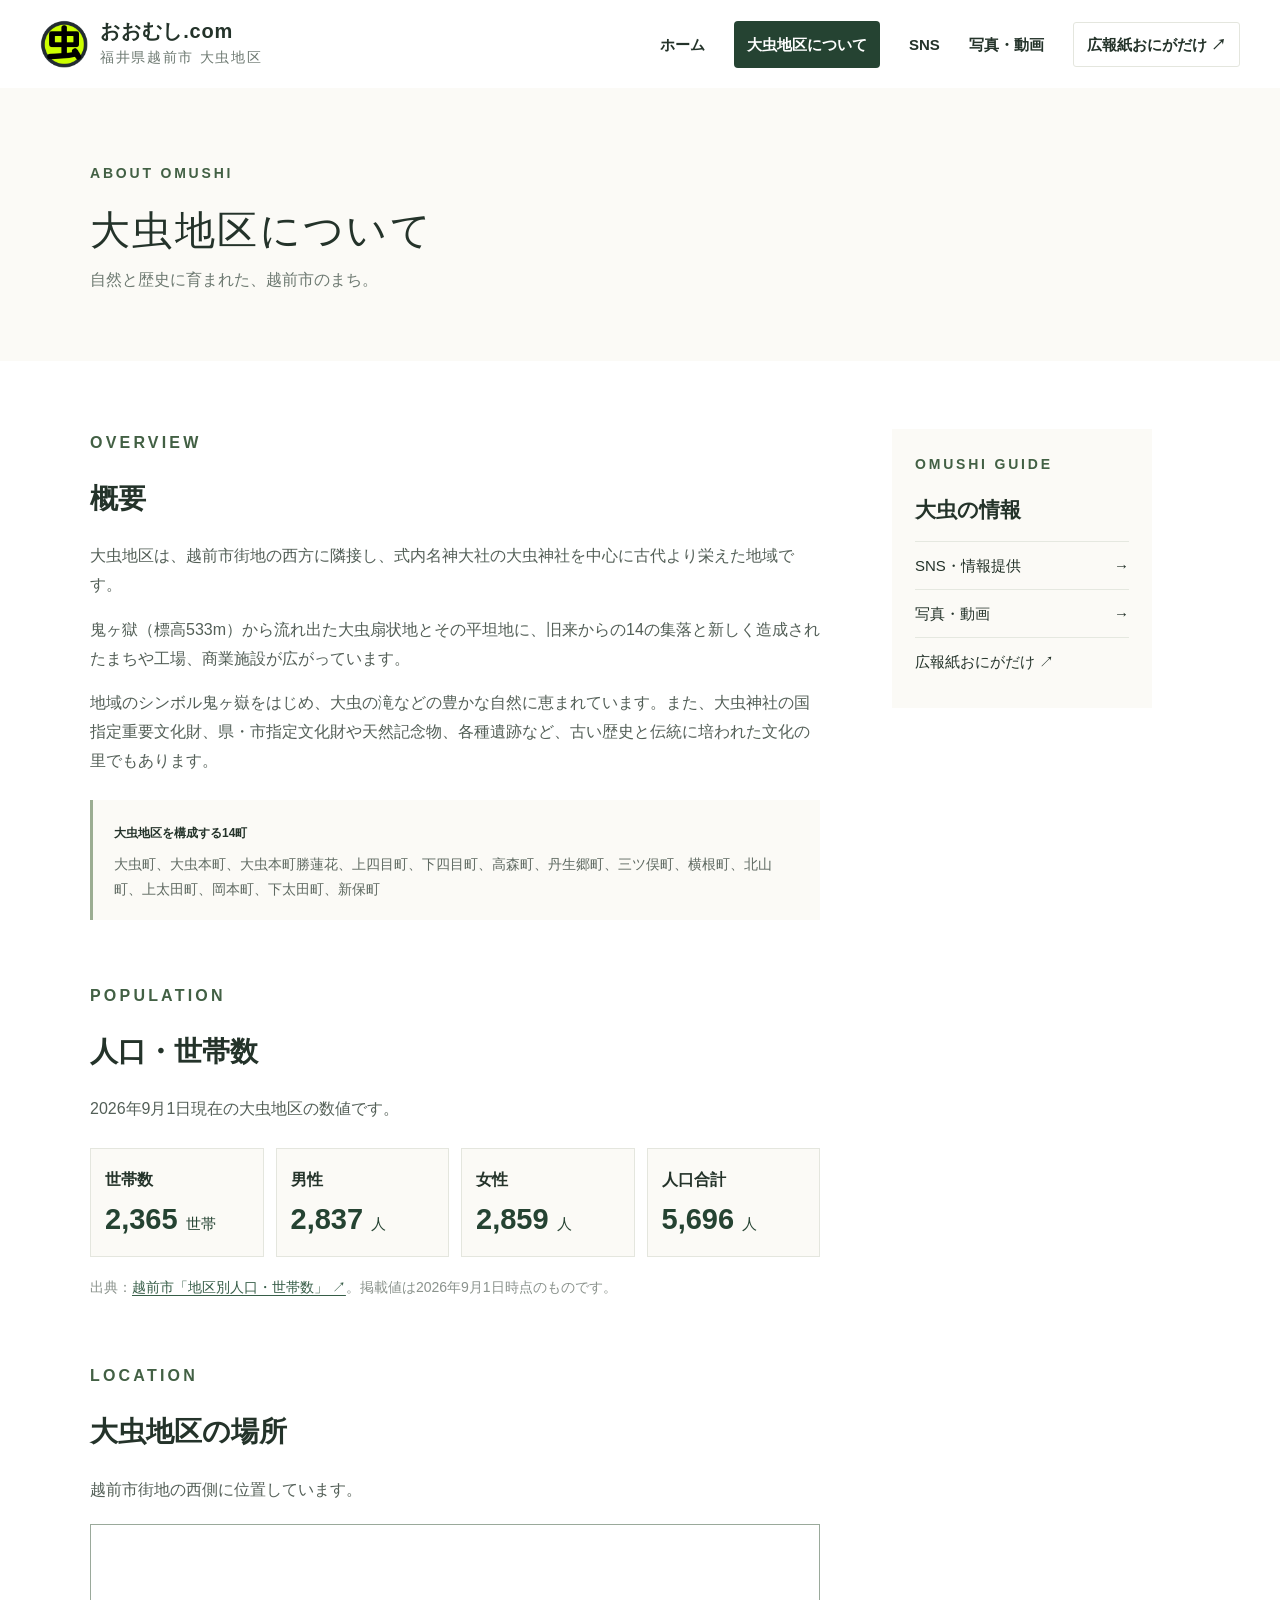
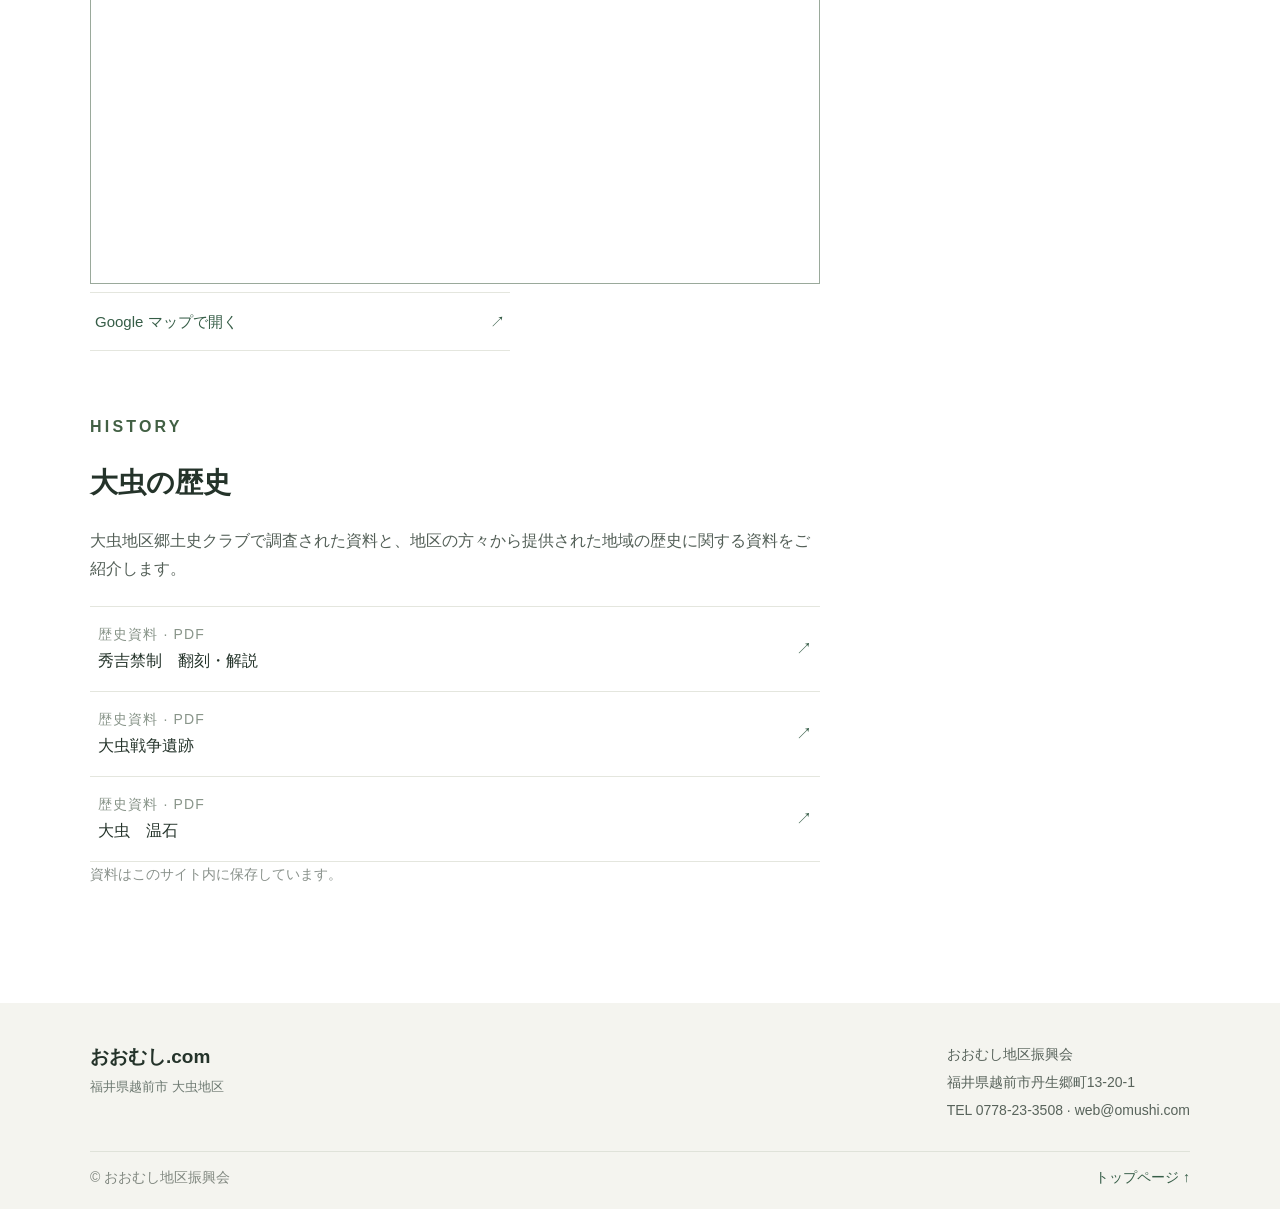
<file: about.html>
<!doctype html>
<html lang="ja"><head><meta charset="utf-8"><meta name="viewport" content="width=device-width, initial-scale=1"><meta name="description" content="福井県越前市大虫地区の概要と歴史。"><title>大虫地区について｜おおむし.com</title><link rel="icon" type="image/png" href="assets/logo.png"><link rel="apple-touch-icon" href="assets/logo.png"><link rel="stylesheet" href="assets/site.css"><script src="assets/site.js" defer></script></head>
<body><a class="skip-link" href="#main">本文へ移動</a><header class="site-header"><div class="header-inner"><a class="brand" href="index.html"><img class="brand-logo" src="assets/logo.png" alt=""><span><strong>おおむし.com</strong><small>福井県越前市 大虫地区</small></span></a><button class="menu-toggle" aria-expanded="false" aria-controls="site-nav">メニュー</button><nav id="site-nav" class="site-nav" aria-label="メインメニュー"><a href="index.html">ホーム</a><a class="active" aria-current="page" href="about.html">大虫地区について</a><a href="sns.html">SNS</a><a href="archive.html">写真・動画</a><a class="nav-external" href="https://www.city.echizen.lg.jp/office/090/030/070/24onigadake.html" target="_blank" rel="noopener">広報紙おにがだけ ↗</a></nav></div></header>
<main id="main"><section class="page-hero"><div class="wrap"><p class="eyebrow green">ABOUT OMUSHI</p><h1>大虫地区について</h1><p>自然と歴史に育まれた、越前市のまち。</p></div></section><div class="wrap page-layout"><article class="article"><section class="article-section"><p class="eyebrow green">OVERVIEW</p><h2>概要</h2><p>大虫地区は、越前市街地の西方に隣接し、式内名神大社の大虫神社を中心に古代より栄えた地域です。</p><p>鬼ヶ獄（標高533m）から流れ出た大虫扇状地とその平坦地に、旧来からの14の集落と新しく造成されたまちや工場、商業施設が広がっています。</p><p>地域のシンボル鬼ヶ嶽をはじめ、大虫の滝などの豊かな自然に恵まれています。また、大虫神社の国指定重要文化財、県・市指定文化財や天然記念物、各種遺跡など、古い歴史と伝統に培われた文化の里でもあります。</p><div class="note"><strong>大虫地区を構成する14町</strong><p>大虫町、大虫本町、大虫本町勝蓮花、上四目町、下四目町、高森町、丹生郷町、三ツ俣町、横根町、北山町、上太田町、岡本町、下太田町、新保町</p></div></section><section class="article-section population-section" aria-labelledby="population-title"><p class="eyebrow green">POPULATION</p><h2 id="population-title">人口・世帯数</h2><p><time datetime="2026-09-01">2026年9月1日</time>現在の大虫地区の数値です。</p><dl class="population-stats"><div><dt>世帯数</dt><dd>2,365 <small>世帯</small></dd></div><div><dt>男性</dt><dd>2,837 <small>人</small></dd></div><div><dt>女性</dt><dd>2,859 <small>人</small></dd></div><div><dt>人口合計</dt><dd>5,696 <small>人</small></dd></div></dl><p class="small-note">出典：<a href="https://www.city.echizen.lg.jp/office/050/130010/jinkou.html" target="_blank" rel="noopener">越前市「地区別人口・世帯数」 ↗</a>。掲載値は2026年9月1日時点のものです。</p></section><section class="article-section"><p class="eyebrow green">LOCATION</p><h2>大虫地区の場所</h2><p>越前市街地の西側に位置しています。</p><div class="map-frame"><iframe title="福井県越前市大虫地区の地図" src="https://maps.google.com/maps?q=35.907298%2C136.127453&z=14&output=embed" loading="lazy" referrerpolicy="no-referrer-when-downgrade" allowfullscreen></iframe></div><a class="map-link" href="https://maps.google.com/maps?ll=35.907298,136.127453&z=14&t=h&hl=ja" target="_blank" rel="noopener">Google マップで開く <span>↗</span></a></section><section class="article-section"><p class="eyebrow green">HISTORY</p><h2>大虫の歴史</h2><p>大虫地区郷土史クラブで調査された資料と、地区の方々から提供された地域の歴史に関する資料をご紹介します。</p><div class="document-list"><a href="assets/history/hideyoshi-kinsei.pdf" target="_blank" rel="noopener"><span><small>歴史資料 · PDF</small><strong>秀吉禁制　翻刻・解説</strong></span><span>↗</span></a><a href="assets/history/omushi-war-sites.pdf" target="_blank" rel="noopener"><span><small>歴史資料 · PDF</small><strong>大虫戦争遺跡</strong></span><span>↗</span></a><a href="assets/history/omushi-onjaku.pdf" target="_blank" rel="noopener"><span><small>歴史資料 · PDF</small><strong>大虫　温石</strong></span><span>↗</span></a></div><p class="small-note">資料はこのサイト内に保存しています。</p></section></article><aside class="side-card"><p class="eyebrow green">OMUSHI GUIDE</p><h2>大虫の情報</h2><a href="sns.html">SNS・情報提供 <span>→</span></a><a href="archive.html">写真・動画 <span>→</span></a><a href="https://www.city.echizen.lg.jp/office/090/030/070/24onigadake.html" target="_blank" rel="noopener">広報紙おにがだけ ↗</a></aside></div></main>
<footer class="site-footer"><div class="wrap footer-inner"><a class="footer-brand" href="index.html">おおむし.com<small>福井県越前市 大虫地区</small></a><address>おおむし地区振興会<br>福井県越前市丹生郷町13-20-1<br><a href="tel:0778233508">TEL 0778-23-3508</a> · <a href="mailto:web@omushi.com">web@omushi.com</a></address></div><div class="wrap footer-bottom"><span>© おおむし地区振興会</span><a href="index.html">トップページ ↑</a></div></footer></body></html>
</file>
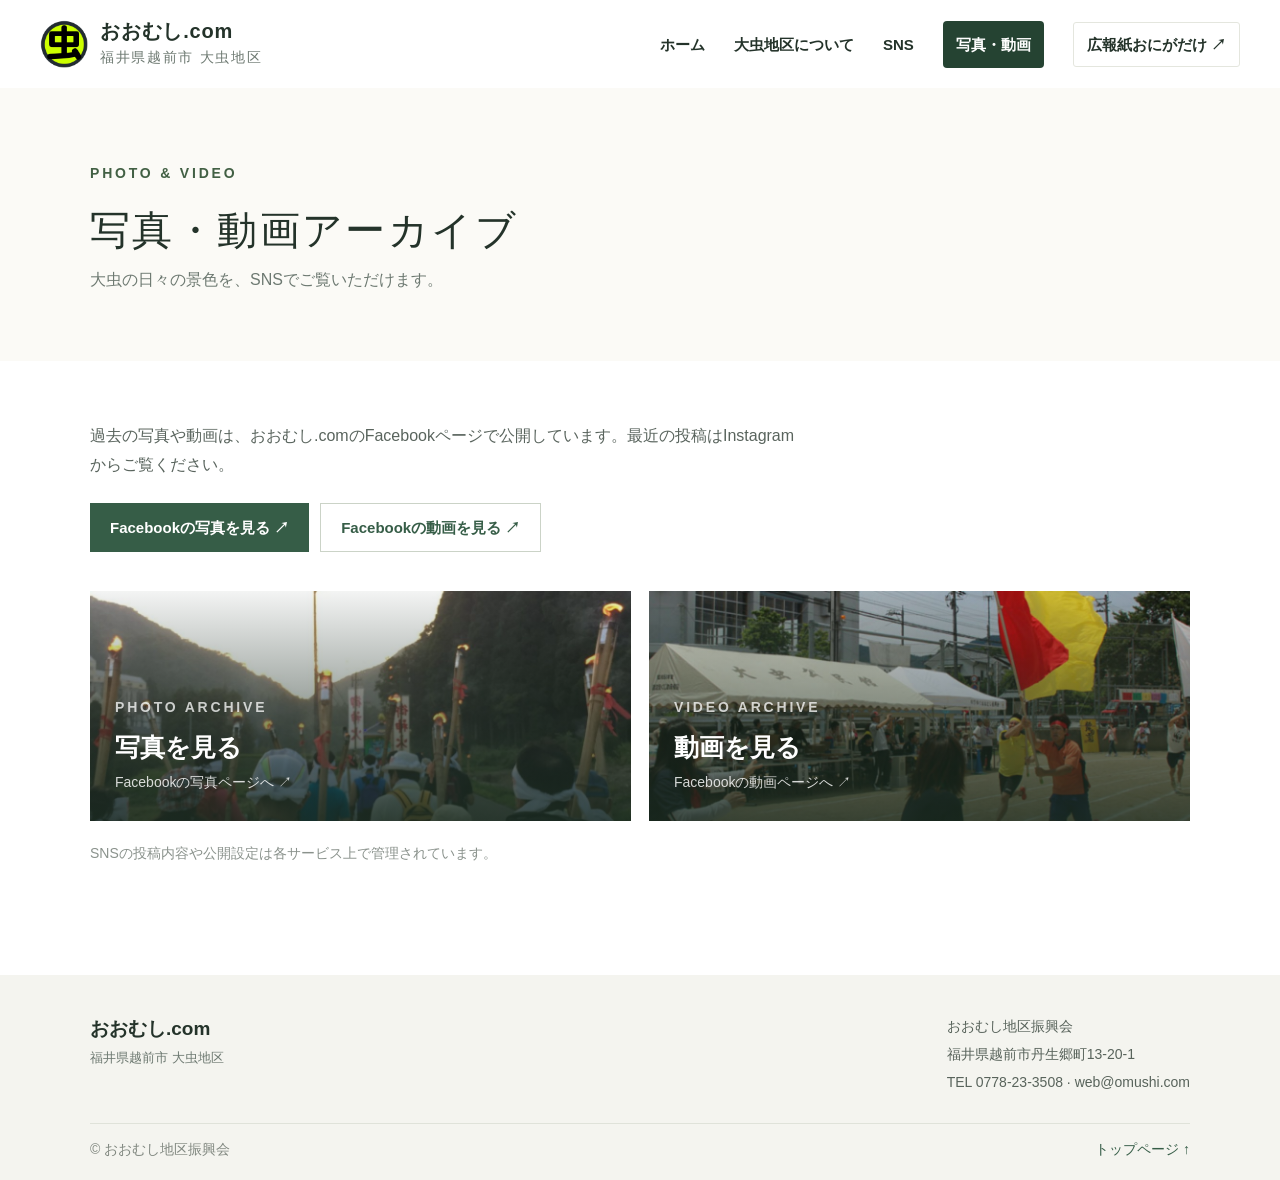
<file: archive.html>
<!doctype html>
<html lang="ja"><head><meta charset="utf-8"><meta name="viewport" content="width=device-width, initial-scale=1"><meta name="description" content="おおむし.comの写真・動画アーカイブ。"><title>写真・動画アーカイブ｜おおむし.com</title><link rel="icon" type="image/png" href="assets/logo.png"><link rel="apple-touch-icon" href="assets/logo.png"><link rel="stylesheet" href="assets/site.css"><script src="assets/site.js" defer></script></head>
<body><a class="skip-link" href="#main">本文へ移動</a><header class="site-header"><div class="header-inner"><a class="brand" href="index.html"><img class="brand-logo" src="assets/logo.png" alt=""><span><strong>おおむし.com</strong><small>福井県越前市 大虫地区</small></span></a><button class="menu-toggle" aria-expanded="false" aria-controls="site-nav">メニュー</button><nav id="site-nav" class="site-nav" aria-label="メインメニュー"><a href="index.html">ホーム</a><a href="about.html">大虫地区について</a><a href="sns.html">SNS</a><a class="active" aria-current="page" href="archive.html">写真・動画</a><a class="nav-external" href="https://www.city.echizen.lg.jp/office/090/030/070/24onigadake.html" target="_blank" rel="noopener">広報紙おにがだけ ↗</a></nav></div></header>
<main id="main"><section class="page-hero"><div class="wrap"><p class="eyebrow green">PHOTO & VIDEO</p><h1>写真・動画アーカイブ</h1><p>大虫の日々の景色を、SNSでご覧いただけます。</p></div></section><div class="wrap archive-content"><div class="archive-intro"><p>過去の写真や動画は、おおむし.comのFacebookページで公開しています。最近の投稿はInstagramからご覧ください。</p><div class="contact-actions"><a class="button button-green" href="https://www.facebook.com/omushicom/photos_stream" target="_blank" rel="noopener">Facebookの写真を見る ↗</a><a class="button button-outline" href="https://www.facebook.com/omushicom/videos" target="_blank" rel="noopener">Facebookの動画を見る ↗</a></div></div><div class="archive-panels"><a class="archive-panel photo-panel" href="https://www.facebook.com/omushicom/photos_stream" target="_blank" rel="noopener"><span class="eyebrow">PHOTO ARCHIVE</span><strong>写真を見る</strong><span>Facebookの写真ページへ ↗</span></a><a class="archive-panel video-panel" href="https://www.facebook.com/omushicom/videos" target="_blank" rel="noopener"><span class="eyebrow">VIDEO ARCHIVE</span><strong>動画を見る</strong><span>Facebookの動画ページへ ↗</span></a></div><p class="small-note">SNSの投稿内容や公開設定は各サービス上で管理されています。</p></div></main>
<footer class="site-footer"><div class="wrap footer-inner"><a class="footer-brand" href="index.html">おおむし.com<small>福井県越前市 大虫地区</small></a><address>おおむし地区振興会<br>福井県越前市丹生郷町13-20-1<br><a href="tel:0778233508">TEL 0778-23-3508</a> · <a href="mailto:web@omushi.com">web@omushi.com</a></address></div><div class="wrap footer-bottom"><span>© おおむし地区振興会</span><a href="index.html">トップページ ↑</a></div></footer></body></html>
</file>
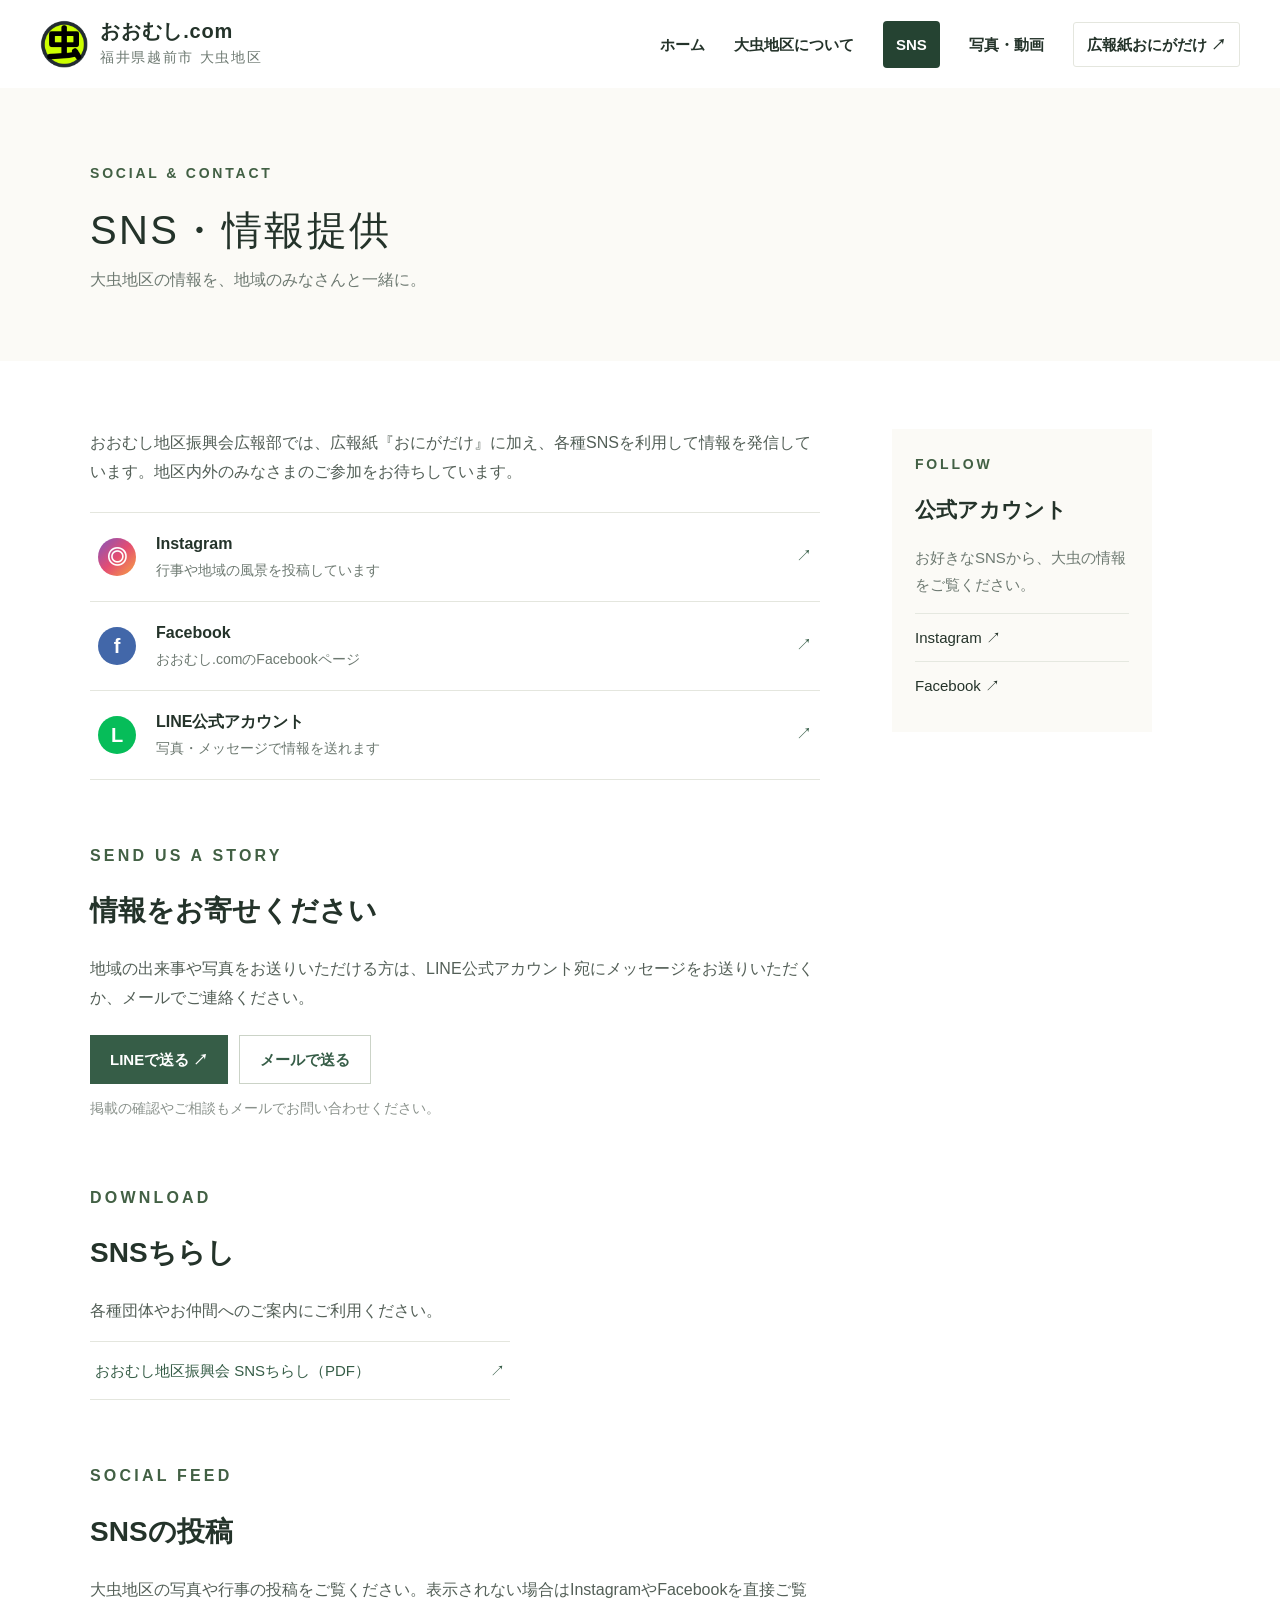
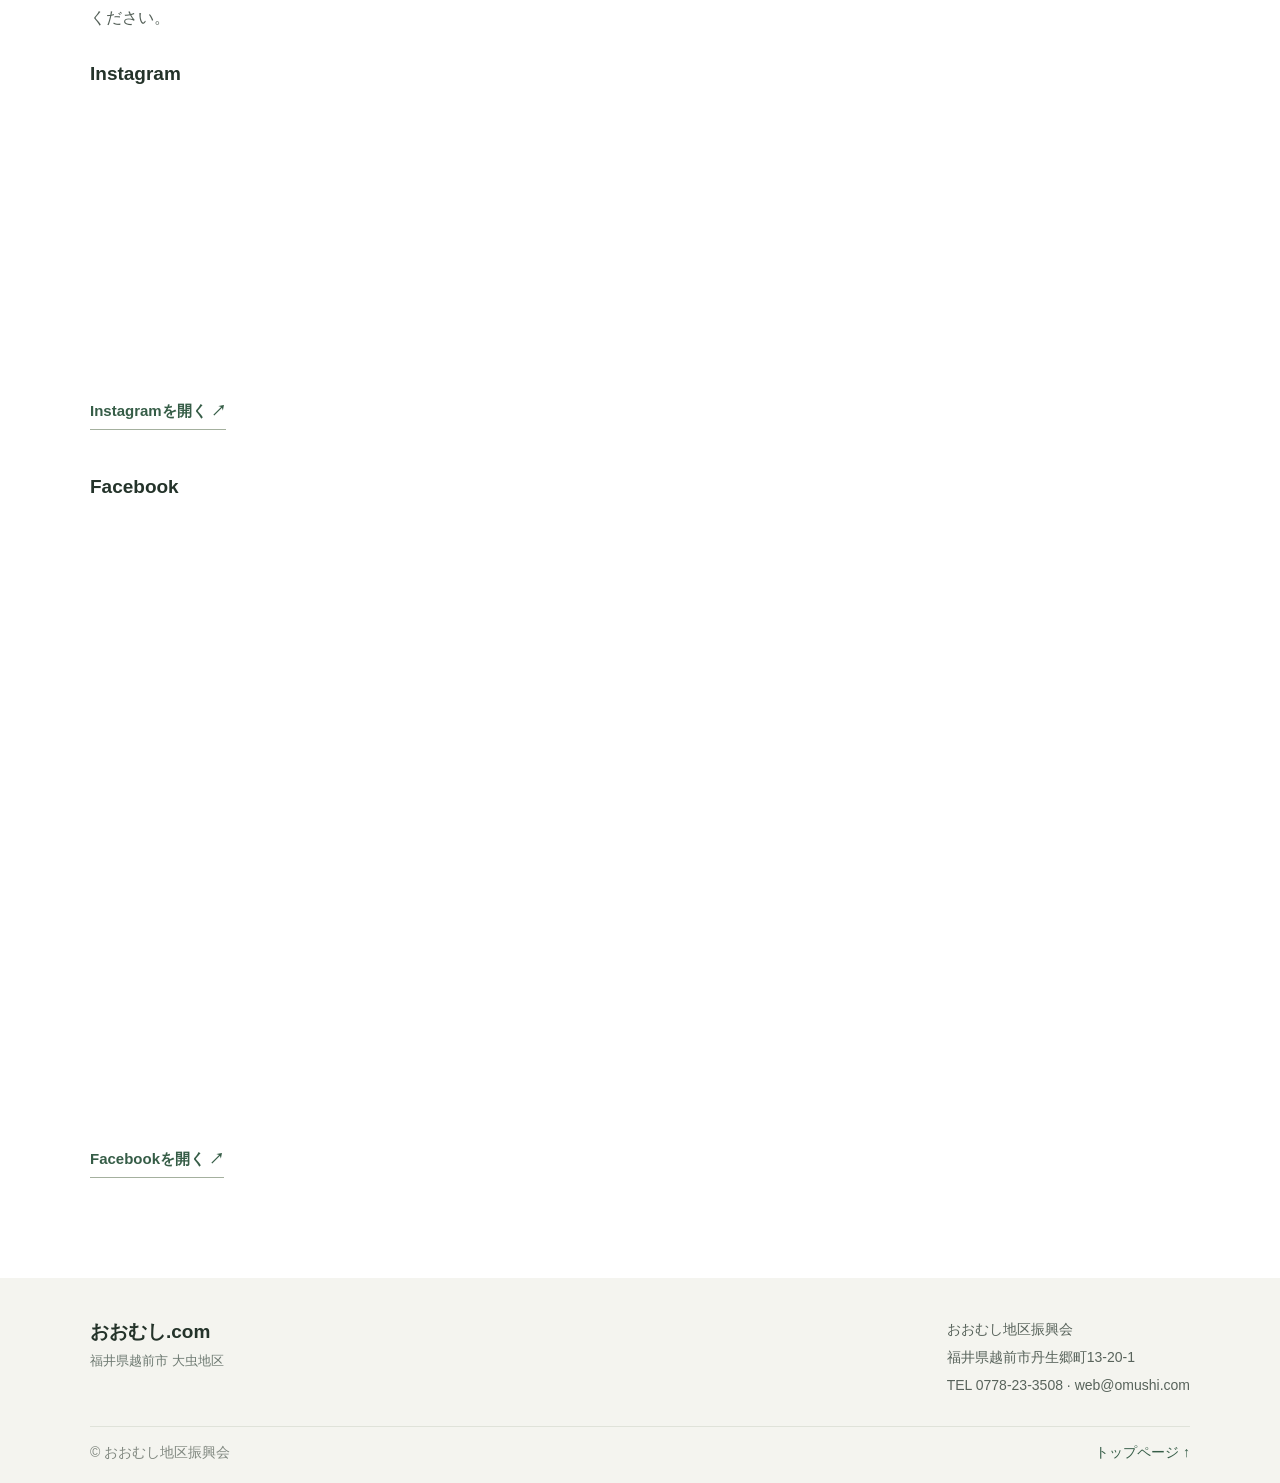
<file: sns.html>
<!doctype html>
<html lang="ja"><head><meta charset="utf-8"><meta name="viewport" content="width=device-width, initial-scale=1"><meta name="description" content="おおむし地区振興会のSNSと情報提供について。"><title>SNS・情報提供｜おおむし.com</title><link rel="icon" type="image/png" href="assets/logo.png"><link rel="apple-touch-icon" href="assets/logo.png"><link rel="stylesheet" href="assets/site.css"><script src="assets/site.js" defer></script></head>
<body><a class="skip-link" href="#main">本文へ移動</a><header class="site-header"><div class="header-inner"><a class="brand" href="index.html"><img class="brand-logo" src="assets/logo.png" alt=""><span><strong>おおむし.com</strong><small>福井県越前市 大虫地区</small></span></a><button class="menu-toggle" aria-expanded="false" aria-controls="site-nav">メニュー</button><nav id="site-nav" class="site-nav" aria-label="メインメニュー"><a href="index.html">ホーム</a><a href="about.html">大虫地区について</a><a class="active" aria-current="page" href="sns.html">SNS</a><a href="archive.html">写真・動画</a><a class="nav-external" href="https://www.city.echizen.lg.jp/office/090/030/070/24onigadake.html" target="_blank" rel="noopener">広報紙おにがだけ ↗</a></nav></div></header>
<main id="main"><section class="page-hero"><div class="wrap"><p class="eyebrow green">SOCIAL & CONTACT</p><h1>SNS・情報提供</h1><p>大虫地区の情報を、地域のみなさんと一緒に。</p></div></section><div class="wrap page-layout"><article class="article"><section class="article-section"><p>おおむし地区振興会広報部では、広報紙『おにがだけ』に加え、各種SNSを利用して情報を発信しています。地区内外のみなさまのご参加をお待ちしています。</p><div class="social-list"><a href="https://www.instagram.com/omushicom/" target="_blank" rel="noopener"><span class="social-icon instagram-icon">◎</span><span><strong>Instagram</strong><small>行事や地域の風景を投稿しています</small></span><span>↗</span></a><a href="https://www.facebook.com/omushicom/" target="_blank" rel="noopener"><span class="social-icon facebook-icon">f</span><span><strong>Facebook</strong><small>おおむし.comのFacebookページ</small></span><span>↗</span></a><a href="https://lin.ee/4F1cOjH" target="_blank" rel="noopener"><span class="social-icon line-icon">L</span><span><strong>LINE公式アカウント</strong><small>写真・メッセージで情報を送れます</small></span><span>↗</span></a></div></section><section class="article-section"><p class="eyebrow green">SEND US A STORY</p><h2>情報をお寄せください</h2><p>地域の出来事や写真をお送りいただける方は、LINE公式アカウント宛にメッセージをお送りいただくか、メールでご連絡ください。</p><div class="contact-actions"><a class="button button-green" href="https://lin.ee/4F1cOjH" target="_blank" rel="noopener">LINEで送る ↗</a><a class="button button-outline" href="mailto:web@omushi.com">メールで送る</a></div><p class="small-note">掲載の確認やご相談もメールでお問い合わせください。</p></section><section class="article-section"><p class="eyebrow green">DOWNLOAD</p><h2>SNSちらし</h2><p>各種団体やお仲間へのご案内にご利用ください。</p><a class="map-link" href="assets/sns-flyer.pdf" target="_blank" rel="noopener">おおむし地区振興会 SNSちらし（PDF） <span>↗</span></a></section><section class="article-section social-embeds"><p class="eyebrow green">SOCIAL FEED</p><h2>SNSの投稿</h2><p>大虫地区の写真や行事の投稿をご覧ください。表示されない場合はInstagramやFacebookを直接ご覧ください。</p><div class="sns-feed-widget"><h3>Instagram</h3><div class="elfsight-app-97fdea5d-0c5b-45b3-a635-261158f503de" data-elfsight-app-lazy></div><a class="text-link" href="https://www.instagram.com/omushicom/" target="_blank" rel="noopener">Instagramを開く ↗</a></div><div class="sns-facebook-feed"><h3>Facebook</h3><iframe class="facebook-embed" title="おおむし.com Facebookページの投稿" src="https://www.facebook.com/plugins/page.php?href=https%3A%2F%2Fwww.facebook.com%2Fomushicom%2F&width=340&height=600&show_posts=true&small_header=false&adapt_container_width=true&hide_cover=false&show_facepile=true" width="340" height="600" style="border:none;overflow:hidden" scrolling="no" frameborder="0" allow="autoplay; clipboard-write; encrypted-media; picture-in-picture; web-share"></iframe><a class="text-link" href="https://www.facebook.com/omushicom/" target="_blank" rel="noopener">Facebookを開く ↗</a></div></section></article><aside class="side-card"><p class="eyebrow green">FOLLOW</p><h2>公式アカウント</h2><p>お好きなSNSから、大虫の情報をご覧ください。</p><a href="https://www.instagram.com/omushicom/" target="_blank" rel="noopener">Instagram ↗</a><a href="https://www.facebook.com/omushicom/" target="_blank" rel="noopener">Facebook ↗</a></aside></div></main>
<footer class="site-footer"><div class="wrap footer-inner"><a class="footer-brand" href="index.html">おおむし.com<small>福井県越前市 大虫地区</small></a><address>おおむし地区振興会<br>福井県越前市丹生郷町13-20-1<br><a href="tel:0778233508">TEL 0778-23-3508</a> · <a href="mailto:web@omushi.com">web@omushi.com</a></address></div><div class="wrap footer-bottom"><span>© おおむし地区振興会</span><a href="index.html">トップページ ↑</a></div></footer><script src="https://elfsightcdn.com/platform.js" async></script></body></html>
</file>
<file: assets/site.css>
:root{--ink:#27352e;--muted:#6d7971;--green:#365d47;--green-dark:#254332;--paper:#fbfaf6;--line:#e4e6de;--serif:'Noto Sans JP','Yu Gothic',sans-serif;--sans:'Noto Sans JP',sans-serif}*{box-sizing:border-box}html{scroll-behavior:smooth}body{margin:0;color:var(--ink);background:#fff;font-family:var(--sans);font-size:15px;line-height:1.9}a{color:inherit;text-decoration:none}a:hover{color:var(--green)}.wrap{width:min(1100px,calc(100% - 48px));margin-inline:auto}.skip-link{position:absolute;left:12px;top:-60px;padding:8px 16px;background:white;z-index:99}.skip-link:focus{top:12px}.site-header{height:88px;background:#fff;position:relative;z-index:5}.header-inner{width:min(1200px,calc(100% - 48px));height:100%;margin:auto;display:flex;align-items:center;justify-content:space-between}.brand{display:flex;align-items:center;gap:12px}.brand-mark{display:grid;place-items:center;width:43px;height:43px;border-radius:50%;background:var(--green);color:white;font-family:var(--serif);font-size:20px}.brand strong{display:block;font-family:var(--serif);font-size:20px;line-height:1.4;letter-spacing:.04em}.brand small{display:block;color:var(--muted);font-size:10px;letter-spacing:.12em}.site-nav{display:flex;align-items:center;gap:29px;font-size:12px;font-weight:600}.site-nav a{position:relative;padding:10px 0}.site-nav a.active{color:var(--green)}.site-nav a.active:after{position:absolute;bottom:3px;left:0;width:18px;height:2px;background:#8ca27e;content:''}.site-nav .nav-external{padding:8px 13px;border:1px solid var(--line);border-radius:3px}.menu-toggle{display:none}.hero{min-height:570px;position:relative;display:flex;align-items:center;background:#53664b url('banner-01.jpg') center 48%/cover no-repeat;color:#fff}.hero-shade{position:absolute;inset:0;background:linear-gradient(90deg,rgba(27,47,35,.77),rgba(30,50,37,.36) 58%,rgba(30,50,37,.08))}.hero-content{position:relative;width:min(1100px,calc(100% - 48px));margin:auto;padding:64px 0 74px}.eyebrow{margin:0 0 14px;font-size:10px;letter-spacing:.2em;font-weight:700;color:rgba(255,255,255,.75)}.eyebrow.green{color:#7b9277}.hero h1{margin:0 0 18px;font-family:var(--serif);font-size:clamp(40px,5.2vw,64px);line-height:1.55;letter-spacing:.08em;font-weight:500}.hero-content>p:not(.eyebrow){font-size:14px;line-height:2.1;color:rgba(255,255,255,.9);margin:0 0 25px}.button{display:inline-flex;align-items:center;justify-content:center;gap:18px;min-height:48px;padding:10px 20px;font-size:12px;font-weight:600;transition:.2s}.button:hover{transform:translateY(-2px)}.button-light{background:#fff;color:var(--green-dark)}.hero-caption{position:absolute;right:max(24px,calc((100vw - 1100px)/2));bottom:18px;font-size:10px;color:rgba(255,255,255,.78)}.intro{display:grid;grid-template-columns:1fr 1fr;gap:80px;padding-block:100px}.intro h2,.section-heading h2,.contact-inner h2{margin:0;font-family:var(--serif);font-size:32px;line-height:1.65;font-weight:500;letter-spacing:.06em}.intro-copy{align-self:end;padding-bottom:6px;color:#59645d;font-size:14px}.intro-copy p{margin:0 0 18px}.text-link{display:inline-flex;align-items:center;gap:14px;border-bottom:1px solid #a4b09e;padding-bottom:5px;color:var(--green);font-size:12px;font-weight:600}.updates{padding:76px 0 82px;background:var(--paper)}.section-heading{display:flex;justify-content:space-between;align-items:end;margin-bottom:27px}.section-heading h2{font-size:27px}.section-heading .text-link{margin-bottom:5px}.social-cards{display:grid;grid-template-columns:repeat(3,1fr);gap:15px}.social-card{display:flex;align-items:center;gap:13px;background:#fff;border:1px solid #eceee8;padding:20px 18px;min-height:90px}.social-icon{display:grid;place-items:center;flex:0 0 38px;height:38px;border-radius:50%;color:#fff;font-weight:700;font-size:20px}.instagram .social-icon,.instagram-icon{background:linear-gradient(135deg,#8256bd,#e34c73,#f7a342)}.facebook .social-icon,.facebook-icon{background:#4267a9}.line .social-icon,.line-icon{background:#06bd59}.social-card strong,.social-card small{display:block}.social-card strong{font-size:13px}.social-card small{font-size:10px;color:var(--muted)}.social-card .arrow{margin-left:auto;color:#81907e}.explore{padding-block:84px 100px}.link-cards{display:grid;grid-template-columns:repeat(3,1fr);gap:16px}.link-card{position:relative;min-height:195px;padding:25px 24px;border:1px solid var(--line);transition:.2s}.link-card:hover{border-color:#9eae98;transform:translateY(-3px)}.card-no{font-size:9px;color:#8a9b84;letter-spacing:.12em}.link-card h3{font-family:var(--serif);font-size:18px;font-weight:600;margin:19px 0 7px}.link-card p{color:var(--muted);font-size:11px;margin:0}.card-arrow{position:absolute;right:22px;bottom:17px;color:var(--green)}.contact-band{background:var(--green-dark);color:white;padding:54px 0}.contact-inner{display:flex;justify-content:space-between;align-items:center}.contact-inner .eyebrow{margin-bottom:6px}.contact-inner h2{font-size:23px}.contact-inner p:not(.eyebrow){margin:5px 0 0;color:rgba(255,255,255,.73);font-size:12px}.site-footer{background:#f4f4ef;padding:37px 0 18px}.footer-inner{display:flex;justify-content:space-between;align-items:flex-start;padding-bottom:27px}.footer-brand{font-family:var(--serif);font-weight:700;font-size:19px}.footer-brand small{display:block;font-family:var(--sans);font-size:10px;font-weight:400;color:var(--muted)}address{font-style:normal;font-size:11px;line-height:2;color:#58635b}.footer-bottom{display:flex;justify-content:space-between;padding-top:13px;border-top:1px solid #dfe2d9;color:#818880;font-size:10px}.footer-bottom a{color:var(--green)}.page-hero{padding:73px 0 66px;background:var(--paper)}.page-hero h1{font-family:var(--serif);font-size:38px;line-height:1.5;font-weight:500;letter-spacing:.06em;margin:0 0 6px}.page-hero p:last-child{margin:0;color:var(--muted);font-size:13px}.page-layout{display:grid;grid-template-columns:minmax(0,730px) 260px;gap:72px;padding-block:68px 100px}.article-section{margin-bottom:62px}.article-section:last-child{margin-bottom:0}.article-section h2{margin:0 0 18px;font-family:var(--serif);font-size:25px;font-weight:600}.article-section>p{font-size:14px;color:#535f57;margin:0 0 16px}.note{margin:24px 0;padding:18px 21px;background:var(--paper);border-left:3px solid #9bad92}.note strong{font-size:12px}.note p{margin:5px 0 0;color:#5f6a62;font-size:12px}.document-list{margin-top:22px;border-top:1px solid var(--line)}.document-list>a,.social-list>a{display:flex;align-items:center;justify-content:space-between;gap:20px;padding:15px 8px;border-bottom:1px solid var(--line)}.document-list small,.document-list strong,.social-list small,.social-list strong{display:block}.document-list small{font-size:9px;color:#89958a;letter-spacing:.08em}.document-list strong{font-size:13px;font-weight:500}.document-list>a>span:last-child{color:var(--green)}.small-note{font-size:10px!important;color:#8a928c!important}.map-link{display:flex;justify-content:space-between;max-width:420px;padding:15px 5px;border-block:1px solid var(--line);font-size:13px;color:var(--green)}.side-card{align-self:start;padding:23px;background:var(--paper)}.side-card h2{margin:0 0 12px;font-family:var(--serif);font-size:18px;font-weight:600}.side-card>p:not(.eyebrow){font-size:11px;color:var(--muted)}.side-card>a{display:flex;justify-content:space-between;border-top:1px solid #e5e8e0;padding:10px 0;font-size:11px}.social-list{margin-top:25px;border-top:1px solid var(--line)}.social-list>a{justify-content:flex-start;padding-block:17px}.social-list .social-icon{font-style:normal}.social-list>a>span:nth-child(2){flex:1}.social-list strong{font-size:13px}.social-list small{font-size:10px;color:var(--muted)}.social-list>a>span:last-child{color:var(--green)}.contact-actions{display:flex;flex-wrap:wrap;gap:11px;margin:23px 0 12px}.button-green{background:var(--green);color:white}.button-green:hover{color:white;background:var(--green-dark)}.button-outline{border:1px solid #cbd3c7;color:var(--green)}.archive-content{padding-block:61px 95px}.archive-intro{max-width:720px}.archive-intro>p{margin:0;color:#59645d;font-size:14px}.archive-panels{display:grid;grid-template-columns:1fr 1fr;gap:18px;margin-top:39px}.archive-panel{display:flex;min-height:230px;flex-direction:column;justify-content:end;padding:25px;color:white;background:#52654c}.archive-panel:hover{color:white;filter:brightness(1.08)}.photo-panel{background:linear-gradient(0deg,rgba(26,43,32,.84),rgba(26,43,32,.05)),url('banner-03.jpg') center/cover}.video-panel{background:linear-gradient(0deg,rgba(26,43,32,.84),rgba(26,43,32,.12)),url('banner-04.jpg') 75% center/cover}.archive-panel .eyebrow{margin-bottom:5px}.archive-panel strong{font-family:var(--serif);font-size:25px}.archive-panel>span:last-child{font-size:11px;color:rgba(255,255,255,.82)}.archive-content>.small-note{margin-top:20px}
@media(max-width:800px){.site-header{height:76px}.header-inner{width:calc(100% - 34px)}.menu-toggle{display:block;border:1px solid var(--line);background:white;padding:7px 11px;color:var(--ink);font-family:var(--sans);font-size:11px}.site-nav{display:none;position:absolute;top:76px;left:0;right:0;flex-direction:column;align-items:stretch;gap:0;padding:8px 24px 18px;background:white;border-top:1px solid var(--line);box-shadow:0 8px 16px #1f322017}.site-nav.open{display:flex}.site-nav a{padding:9px 0}.site-nav a.active:after{display:none}.site-nav .nav-external{border:0;padding:9px 0}.hero{min-height:510px;background-position:57% center}.hero-content{width:calc(100% - 44px)}.hero h1{font-size:44px}.intro{grid-template-columns:1fr;gap:22px;padding-block:68px}.intro h2{font-size:28px}.intro-copy{max-width:540px}.updates{padding:60px 0}.section-heading{align-items:start;gap:12px}.section-heading h2{font-size:23px}.social-cards{grid-template-columns:1fr}.social-card{min-height:76px}.link-cards{grid-template-columns:1fr}.link-card{min-height:165px}.explore{padding-block:64px}.contact-inner{gap:25px}.page-layout{grid-template-columns:1fr;gap:38px;padding-block:48px 70px}.side-card{max-width:none}.page-hero{padding:55px 0 48px}.page-hero h1{font-size:31px}.archive-content{padding-block:42px 70px}}
@media(max-width:520px){.wrap{width:calc(100% - 38px)}.brand-mark{width:39px;height:39px}.brand strong{font-size:18px}.brand small{font-size:9px}.hero{min-height:490px}.hero-content{width:calc(100% - 38px)}.hero h1{font-size:39px}.hero-content>p:not(.eyebrow){font-size:12px}.section-heading{display:block}.section-heading .text-link{margin-top:15px}.contact-inner{display:block}.contact-inner .button{margin-top:19px}.footer-inner{display:block}.footer-inner address{margin-top:20px}.footer-bottom{gap:15px}.page-hero h1{font-size:28px}.archive-panels{grid-template-columns:1fr}.archive-panel{min-height:190px}.contact-actions{align-items:stretch}.contact-actions .button{flex:1}}


/* Accessibility, original assets, and photos */
:root{--serif:'Noto Sans JP','Yu Gothic',Meiryo,sans-serif;--sans:'Noto Sans JP','Yu Gothic',Meiryo,sans-serif}
body{font-size:16px;line-height:1.8;color:#24332a}
.brand-logo{display:block;width:48px;height:48px;object-fit:contain}
.brand-mark{display:none}
.site-nav{font-size:15px}
.site-nav a.active{padding-inline:13px;border-radius:4px;background:var(--green-dark);color:#fff}
.site-nav a.active:hover{color:#fff}
.site-nav a.active::after{display:none}
.brand small,.eyebrow,.hero-caption,.card-no,.footer-bottom,.document-list small{font-size:12px}
.eyebrow.green{color:#426044}
.hero-content>p:not(.eyebrow),.intro-copy,.article-section>p,.page-hero p:last-child,.archive-intro>p{font-size:16px}
.text-link,.map-link{font-size:15px}
.section-heading h2{font-size:30px}
.social-card strong,.document-list strong,.social-list strong{font-size:16px}
.social-card small,.social-list small,.link-card p,.note p{font-size:14px}
.card-no,.small-note{font-size:13px!important}
.footer-brand small{font-size:13px}
address{font-size:14px}
.footer-bottom{font-size:12px}
.page-hero h1{font-size:40px}
.article-section h2{font-size:28px}
.side-card h2{font-size:21px}
.side-card>p:not(.eyebrow),.side-card>a{font-size:15px}
.link-card h3{font-size:21px}
.contact-inner h2{font-size:27px}
.button{font-size:15px}
.intro-actions{display:flex;align-items:center;flex-wrap:wrap;gap:20px}
.instagram-icon-link{display:grid;place-items:center;flex:0 0 60px;width:60px;height:60px;border-radius:16px;background:linear-gradient(135deg,#50349c,#9c2562 58%,#a94d18);color:#fff;transition:transform .2s,filter .2s}
.instagram-icon-link svg{width:33px;height:33px}
.instagram-icon-link:hover{color:#fff;filter:brightness(.9);transform:translateY(-2px)}
.newsletter{padding-bottom:86px}
.newsletter-issue{margin:4px 0 0;color:#455b4b;font-size:17px;font-weight:600}
.newsletter-frame{display:block;width:100%;height:680px;border:1px solid #aebbad;background:#f4f4ef}
.newsletter-actions{display:flex;align-items:center;flex-wrap:wrap;gap:16px;margin:18px 0 0;font-size:14px;color:#59645d}
.population-stats{display:grid;grid-template-columns:repeat(4,minmax(0,1fr));gap:12px;margin:24px 0 18px}
.population-stats>div{padding:17px 14px;background:var(--paper);border:1px solid var(--line)}
.population-stats dt{font-size:16px;font-weight:600}
.population-stats dd{margin:4px 0 0;color:var(--green-dark);font-size:clamp(23px,3vw,29px);font-weight:700;line-height:1.4;white-space:nowrap}
.population-stats dd small{font-size:15px;font-weight:400}
.population-section .small-note a{color:var(--green);text-decoration:underline;text-underline-offset:3px}
.hero-controls{position:absolute;right:max(24px,calc((100vw - 1100px)/2));bottom:18px;display:flex;align-items:center;gap:8px;z-index:1}
.hero-controls .hero-caption{position:static;color:#fff}
.hero-controls button{display:grid;place-items:center;flex:0 0 44px;width:44px;height:44px;padding:0;border:0;background:transparent;color:#fff;cursor:pointer;filter:drop-shadow(0 1px 2px #0009)}
.hero-controls button span{font-family:var(--sans);font-size:29px;font-weight:700;line-height:1}
.hero-controls button svg{width:22px;height:22px;fill:none;stroke:currentColor;stroke-width:2.4;stroke-linecap:round;stroke-linejoin:round}
.hero-controls .icon-play,.hero-controls .hero-toggle.is-paused .icon-pause{display:none}
.hero-controls .hero-toggle.is-paused .icon-play{display:block}
.hero-controls .hero-caption{order:-1;margin-right:4px}
.hero-controls button:hover{opacity:.75}
.hero-controls button:focus-visible{outline:3px solid #fff;outline-offset:1px}
.map-frame{width:100%;height:360px;margin:20px 0 8px;border:1px solid #9aa99b}
.map-frame iframe{width:100%;height:100%;border:0}
.social-embeds{max-width:100%}
.instagram-feed-section{padding:76px 0 82px;background:var(--paper)}
.instagram-feed-section .elfsight-app-97fdea5d-0c5b-45b3-a635-261158f503de,.sns-feed-widget .elfsight-app-97fdea5d-0c5b-45b3-a635-261158f503de{min-height:280px}
.sns-feed-widget{margin-top:24px}
.sns-facebook-feed{margin-top:40px}
.sns-feed-widget h3,.sns-facebook-feed h3{font-size:19px;margin:0 0 12px}
.sns-feed-widget .text-link,.sns-facebook-feed .text-link{margin-top:14px}
.embed-grid{display:grid;grid-template-columns:repeat(2,minmax(0,1fr));gap:24px;margin-top:24px}
.embed-grid h3{font-size:19px;margin:0 0 12px}
.instagram-media{width:100%!important;min-width:0!important;max-width:540px!important;margin:0 0 16px!important}
.facebook-embed{display:block;width:100%;max-width:340px;height:600px;margin-bottom:14px;border:1px solid #b6c2b6}
:focus-visible{outline:3px solid #a05a00;outline-offset:3px}
@media(max-width:800px){.brand-logo{width:42px;height:42px}.site-nav{font-size:16px}.newsletter{padding-bottom:64px}.newsletter-frame{height:560px}.page-layout{grid-template-columns:1fr}.page-hero h1{font-size:34px}.section-heading h2{font-size:26px}.embed-grid{grid-template-columns:1fr}.map-frame{height:320px}}
@media(max-width:520px){.wrap{width:calc(100% - 38px)}.hero{background-position:57% center}.hero-content{width:calc(100% - 38px);padding-bottom:125px}.hero h1{font-size:36px}.hero-controls{right:19px;left:19px;justify-content:flex-end;flex-wrap:wrap}.hero-controls .hero-caption{flex:1 0 100%;text-align:right}.newsletter-frame{height:460px}.contact-actions .button{min-height:48px}.map-frame{height:280px}.footer-inner address{font-size:14px}}
@media(max-width:520px){.population-stats{grid-template-columns:repeat(2,minmax(0,1fr))}}
@media(prefers-reduced-motion:reduce){html{scroll-behavior:auto}*,*::before,*::after{animation-duration:.01ms!important;animation-iteration-count:1!important;transition-duration:.01ms!important}}

small,.brand small,.eyebrow,.hero-caption,.card-no,.footer-bottom,.document-list small,.archive-panel>span:last-child,.menu-toggle{font-size:14px}

.small-note{font-size:14px!important}
@media(max-width:520px){.hero-controls{flex-wrap:nowrap;gap:6px}.hero-controls .hero-caption{flex:1 1 auto;min-width:0;text-align:left;white-space:nowrap}.hero-caption-label{display:none}}
</file>
